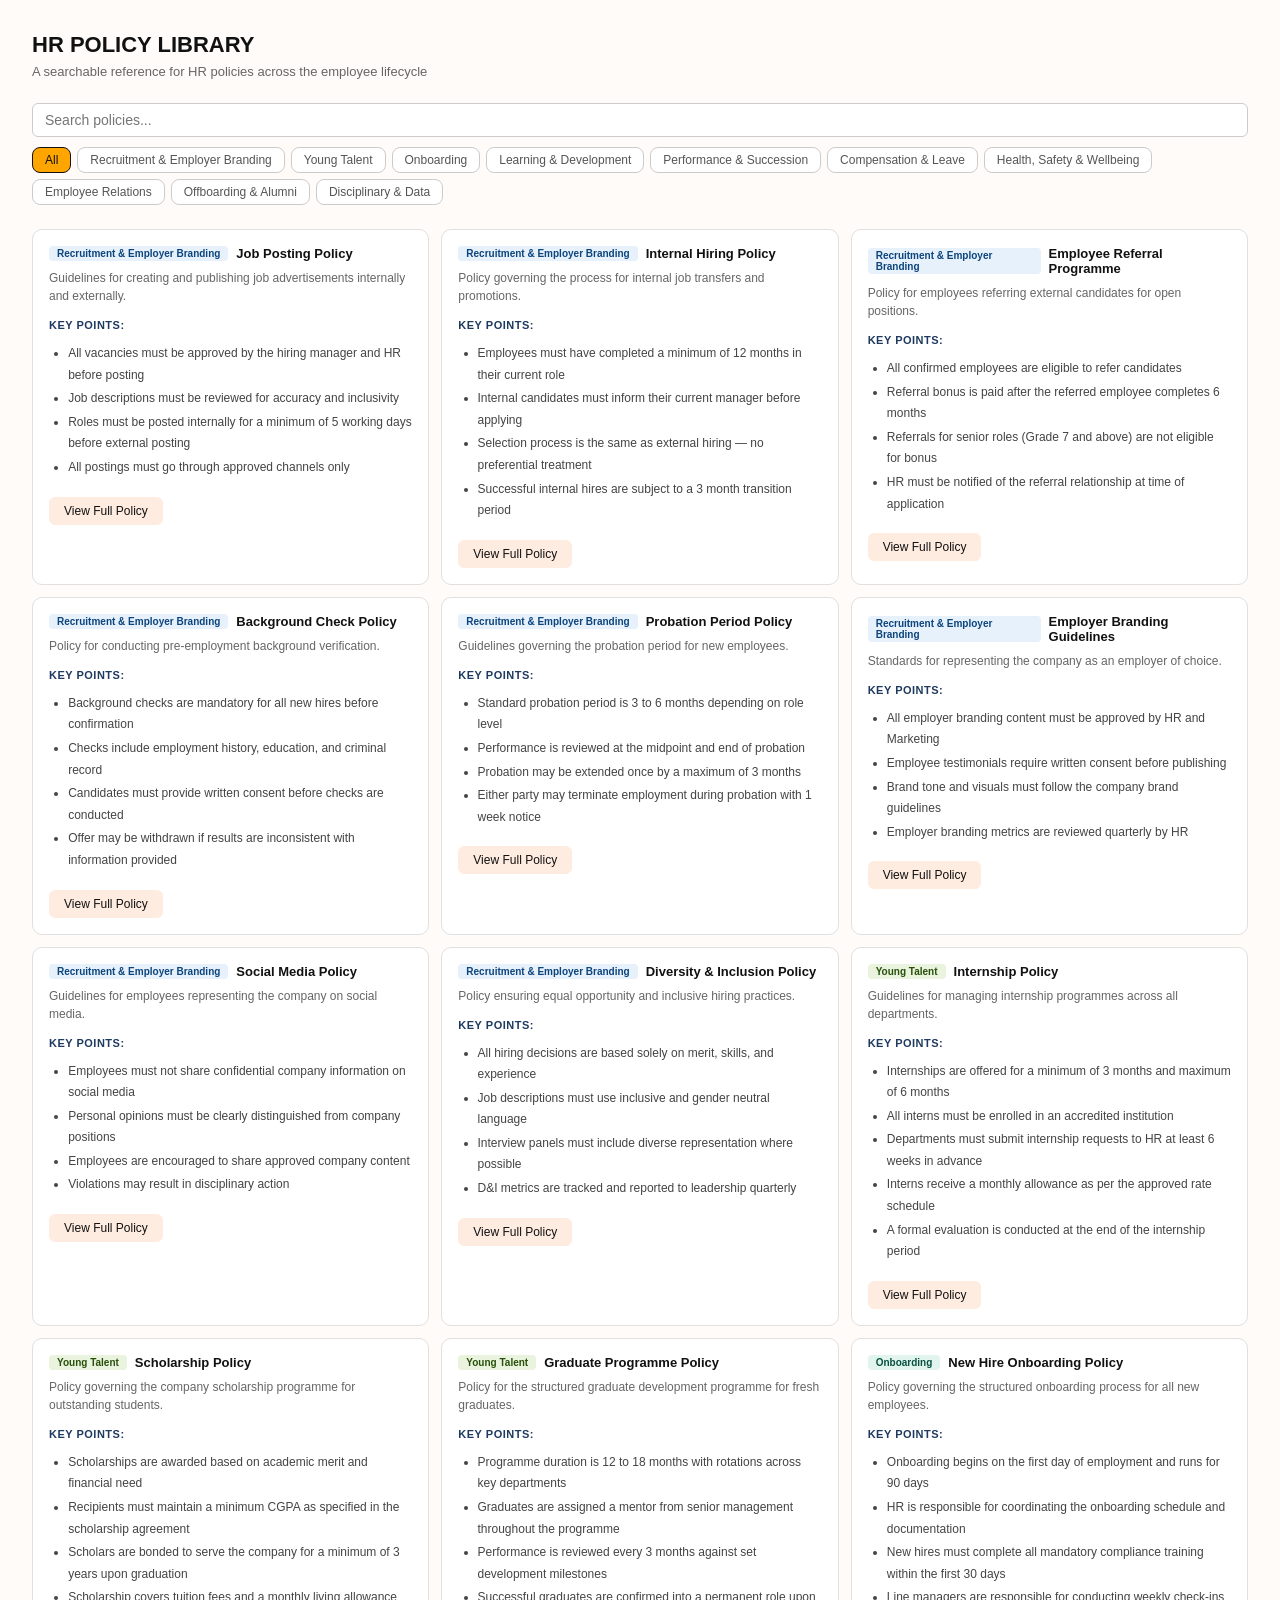
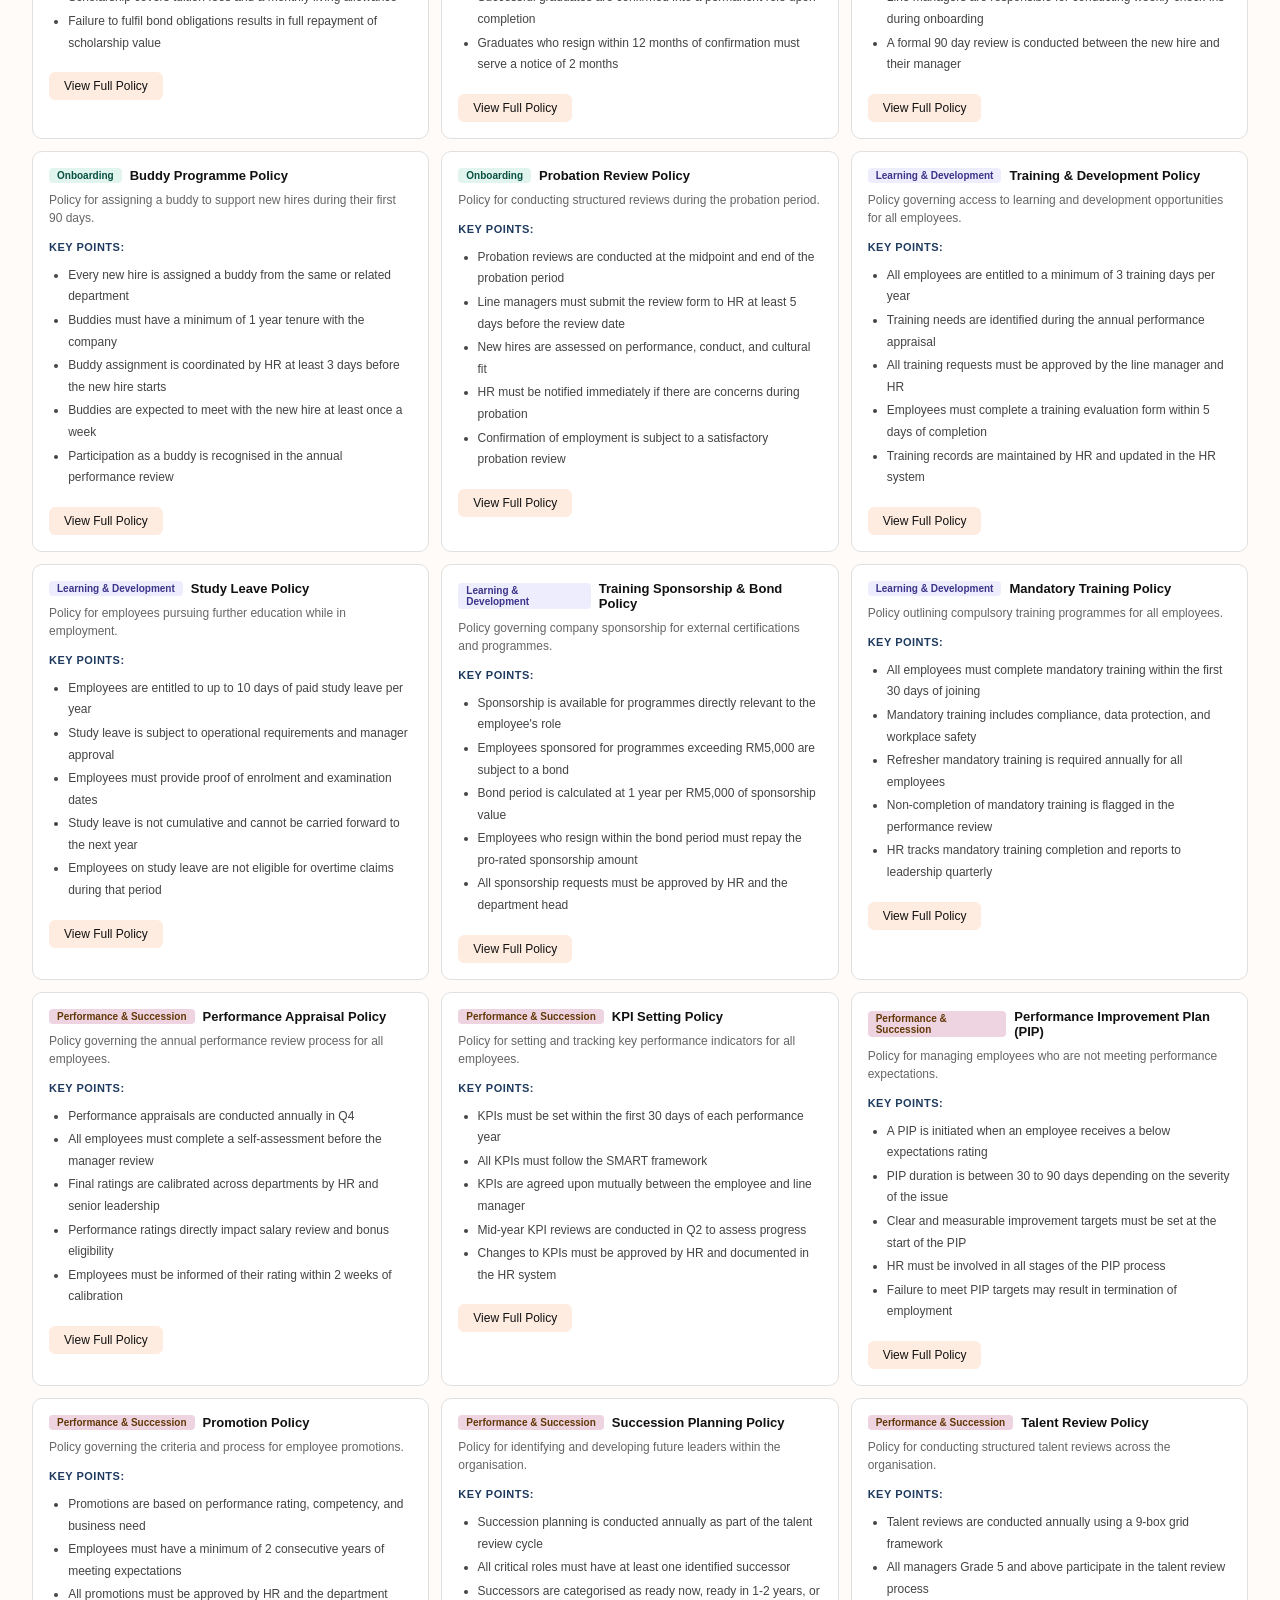
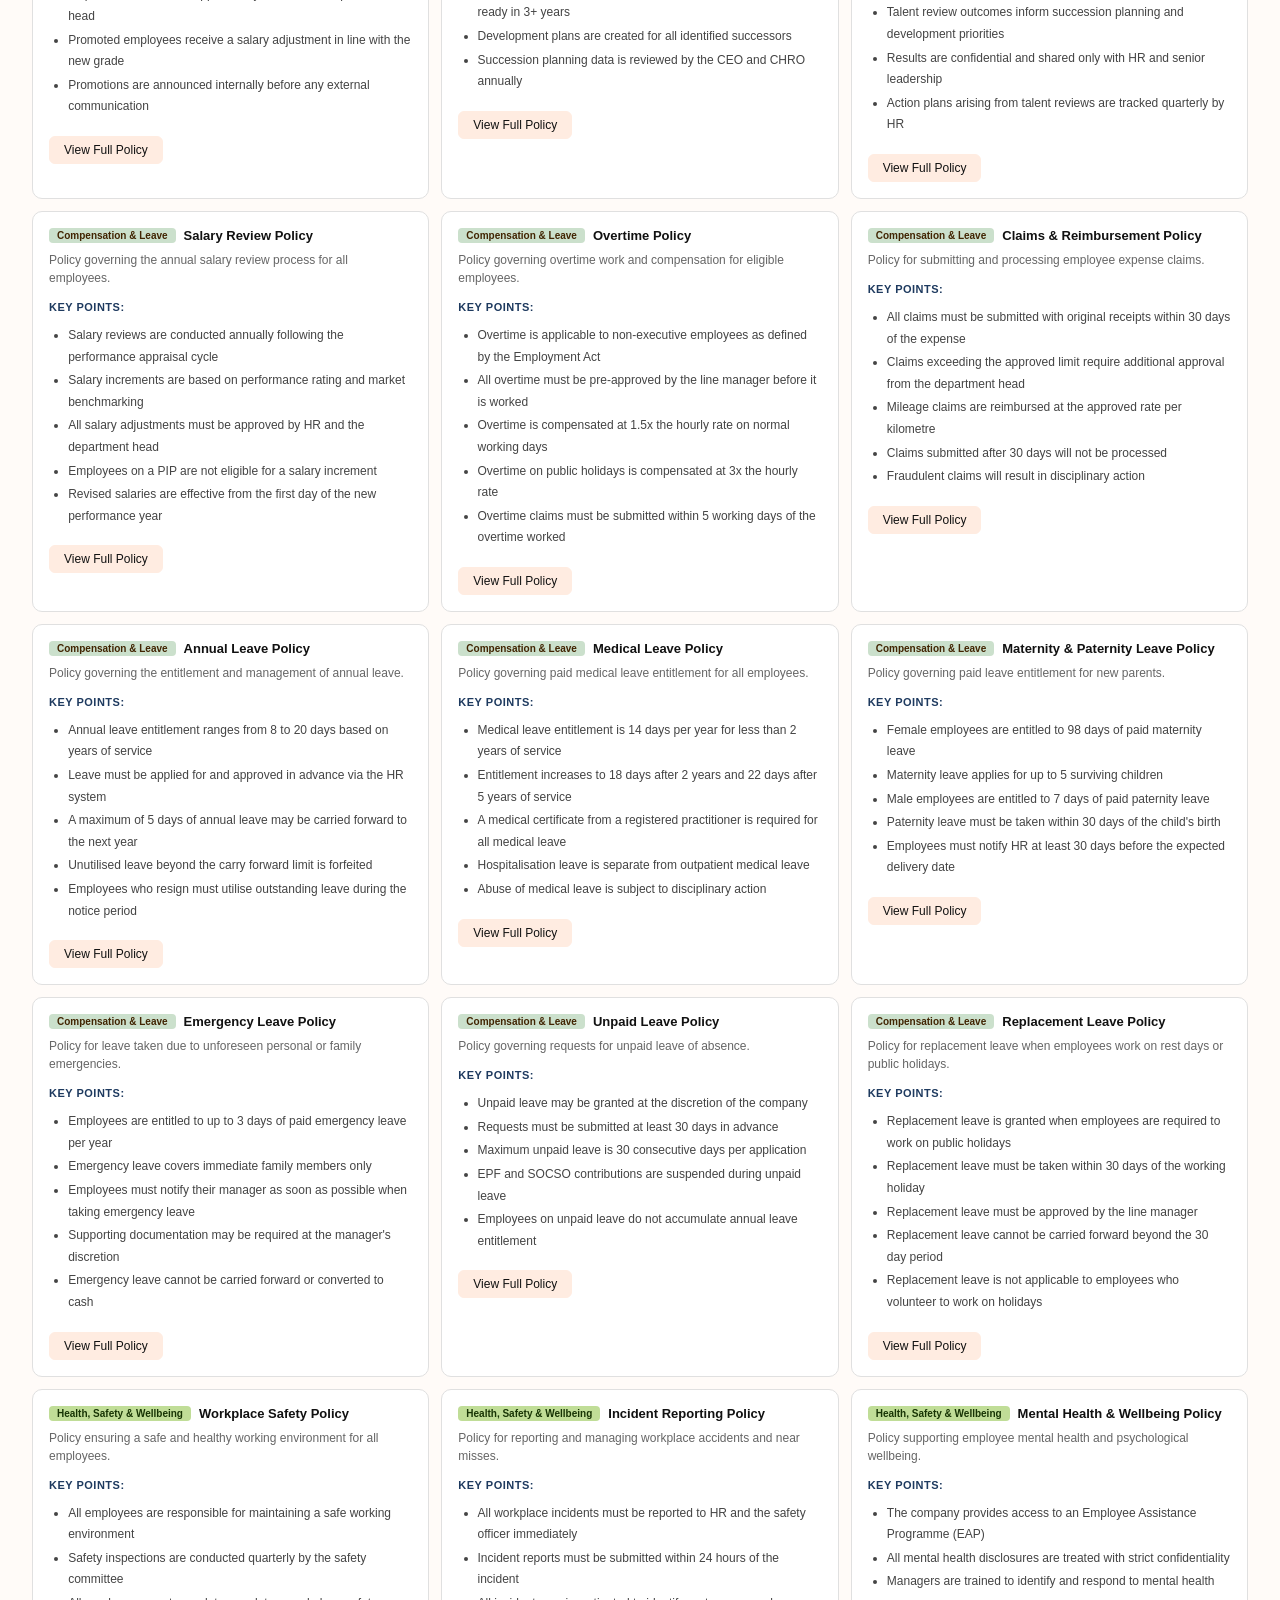
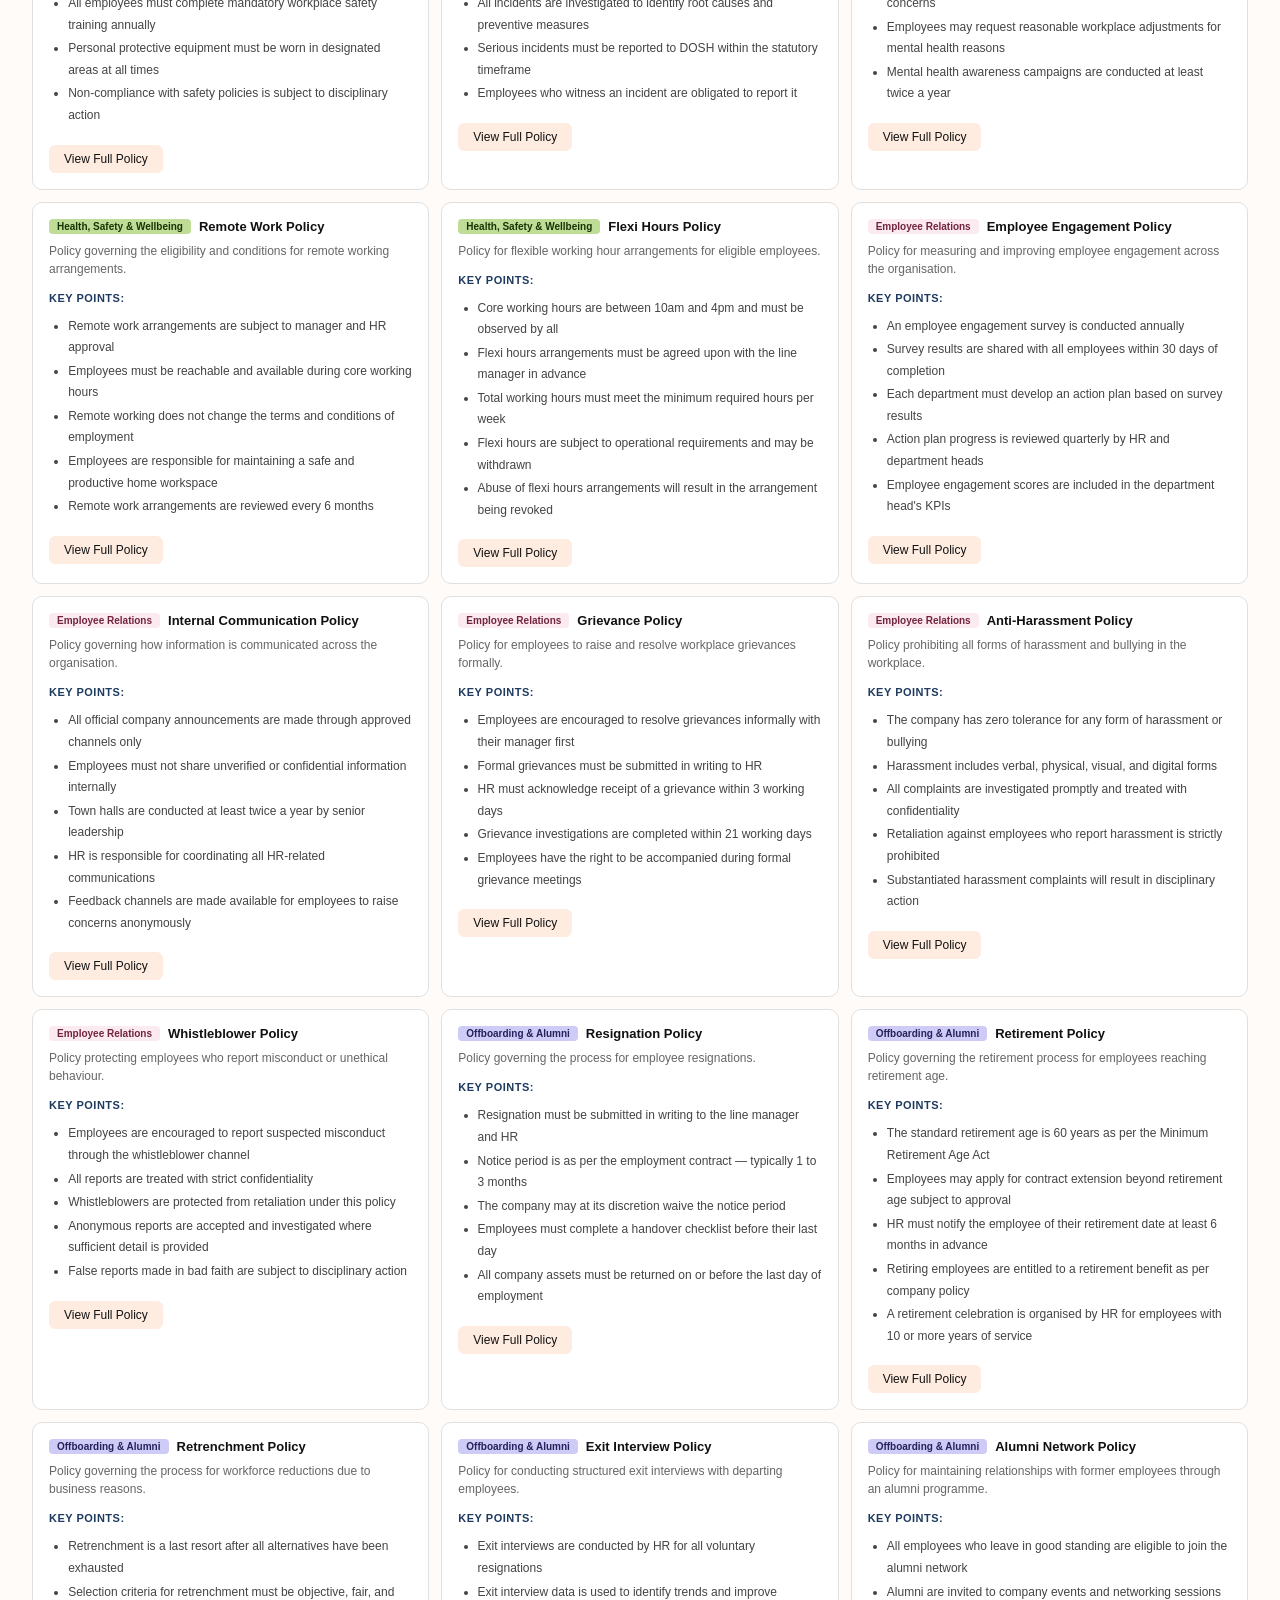
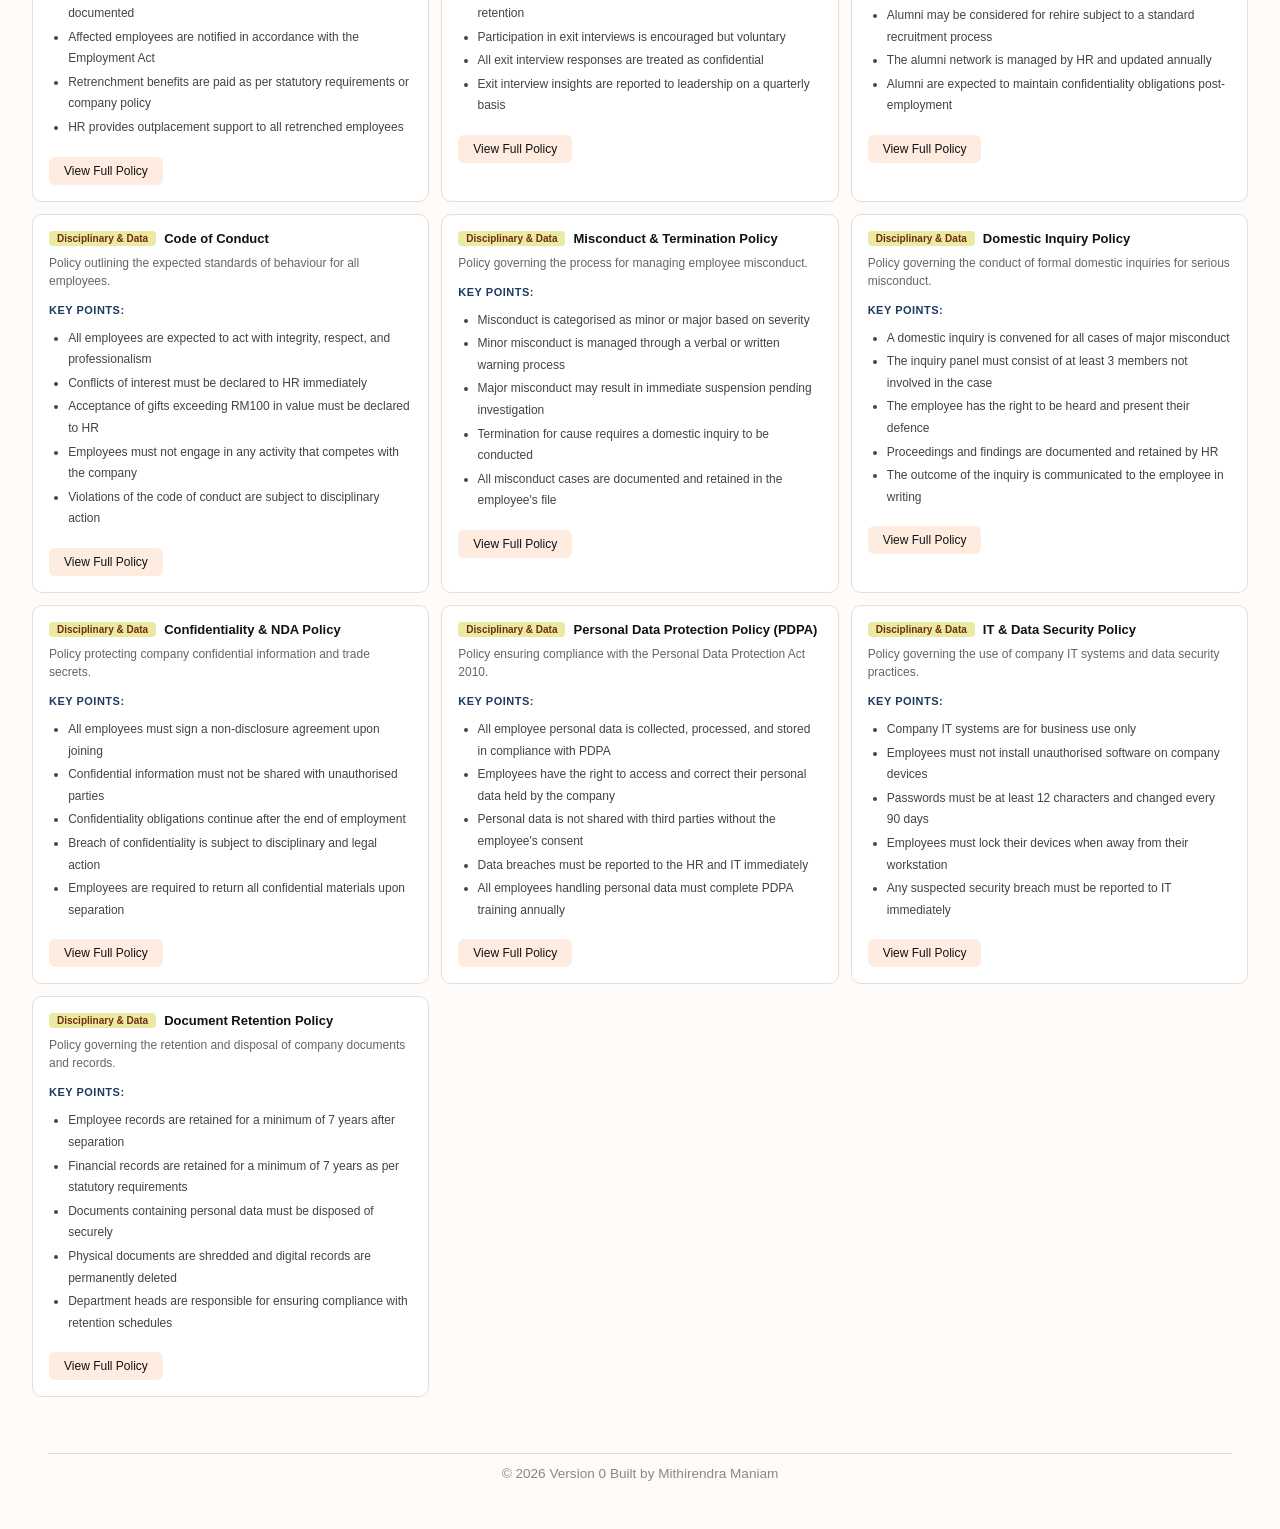
<file: index.html>
<!DOCTYPE html>
<html lang="en">
<head>
    <meta charset="UTF-8">
    <meta name="viewport" content="width=device-width, initial-scale=1.0">
    <title>HR Policy Library</title>
    <link rel="stylesheet" href="style.css">
</head>
<body>
     <!-- Page header -->
    <h1>HR POLICY LIBRARY</h1>
    <p class="subtitle">A searchable reference for HR policies across the employee lifecycle</p>

    <!-- Search and filter controls -->
    <div class="controls">
        <input type="text" id="search" placeholder="Search policies..." />
        <div class="filters" id="filters"></div>
    </div>

    <!-- Policy cards go here -->
    <div class="grid" id="grid"></div>
    <p class="empty" id="empty">No policies found.</p>

    <footer>
        <hr>
        <p>&copy; 2026 Version 0 Built by Mithirendra Maniam</p>
    </footer>

    <script src="app.js"></script>
</body>
</html>
</file>
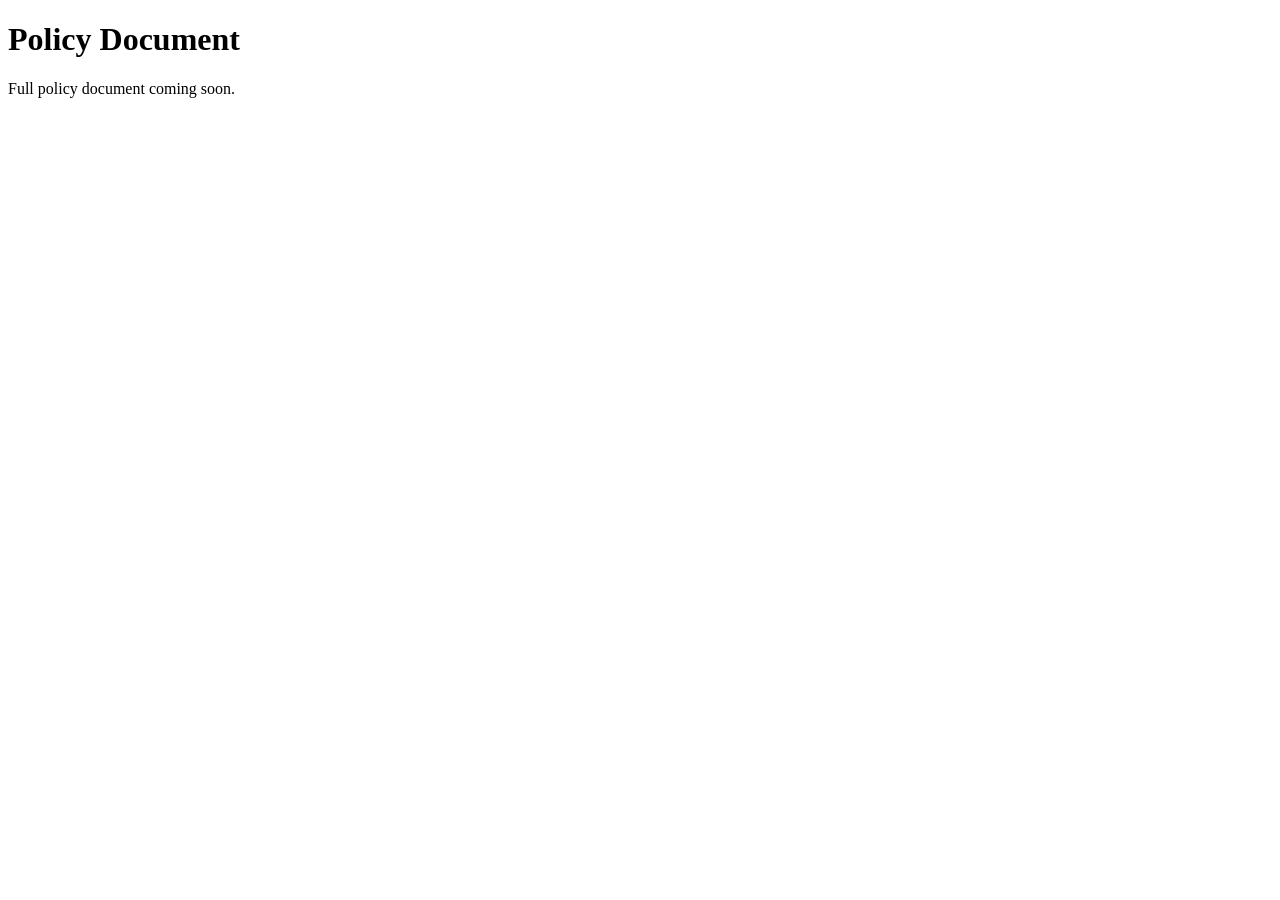
<file: sample-policy.html>
<!DOCTYPE html>
<html lang="en">
<head>
    <meta charset="UTF-8">
    <meta name="viewport" content="width=device-width, initial-scale=1.0">
    <title>Policy Document</title>
</head>
<body>
    <h1>Policy Document</h1>
    <p>Full policy document coming soon.</p>
</body>
</html>
</file>
<file: style.css>
* {
    box-sizing: border-box;
    margin: 0;
    padding: 0;
}

body {
    font-family: sans-serif;
    background: #fffbf8;
    color: #111;
    padding: 2rem;
}

h1 {
    font-size: 22px;
    font-weight: 700;
    margin-bottom: 6px;
}

.subtitle {
    font-size: 13px;
    color: #666;
    margin-bottom: 1.5rem;
}

.controls {
    display: flex;
    flex-direction: column;
    gap: 10px;
    margin-bottom: 1.5rem;
}

input[type="text"] {
    padding: 8px 12px;
    font-size: 14px;
    border: 1px solid #ccc;
    border-radius: 6px;
    width: 100%;
}

.filters {
    display: flex;
    flex-wrap: wrap;
    gap: 6px;
}

.filter-btn {
    padding: 5px 12px;
    font-size: 12px;
    border: 1px solid #ccc;
    border-radius: 8px;
    background: white;
    cursor: pointer;
    color: #555;
    transition: all 0.15s;
}

.filter-btn:hover {
    background: #f0f0f0;
    color: #111;
    border-color: #999;
}

.filter-btn.active {
    background: orange;
    color:#111;
    border-color: #111;
}

.grid {
    display: grid;
    grid-template-columns: repeat(auto-fill, minmax(320px, 1fr));
    gap: 12px;
}

.empty {
    display: none;
    text-align: center;
    padding: 2rem;
    color: #999;
}

.card {
    background: white;
    border: 1px solid #e0e0e0;
    border-radius: 10px;
    padding: 1rem;
    display: flex;
    flex-direction: column;
    gap: 8px;
}

.card-header {
    display: flex;
    align-items: center;
    gap: 8px;
}

.tag {
    font-size: 10px;
    font-weight: 600;
    padding: 2px 8px;
    border-radius: 4px;
    background: #eee;
    color: #333;
}

.card-title {
    font-size: 13px;
    font-weight: 700;
}

.card-desc {
    font-size: 12px;
    color: #666;
    line-height: 1.5;
    margin-bottom: 6px;
}

.card-points {
    font-size: 12px;
    color: #444;
    line-height: 1.8;
    padding-left: 1.2rem;
    margin-bottom: 8px;
}

.card-points li {
    margin-bottom: 2px;
}

.policy-btn {
    align-self: flex-start;
    padding: 6px 14px;
    font-size: 12px;
    border: 1px solid #ccc;
    border-radius: 6px;
    background:  #ffece1;
    color: #111;
    border-color: #ffece1;
    cursor: pointer;
    transition: all 0.15s;
}

.policy-btn:hover {
    background: orange;
    border-color: #ffece1;
    color: #111;
}

.points-label {
    font-size: 11px;
    font-weight: 600;
    color: #1E3A5F;
    text-transform: uppercase;
    letter-spacing: 0.5px;
    margin-bottom: 4px;
}

footer {
    text-align: center;
    margin-top: 40px;
    padding: 16px;
    color: #888;
    font-size: 0.85rem;
}

footer hr {
    border: none;
    border-top: 1px solid #ddd;
    margin-bottom: 12px;
}

.tag-recruitment { background: #E6F1FB; color: #0C447C; }
.tag-youngtalent { background: #EAF3DE; color: #27500A; }
.tag-onboarding { background: #E1F5EE; color: #085041; }
.tag-ld { background: #EEEDFE; color: #3C3489; }
.tag-performance { background: #edd4e0; color: #633806; }
.tag-compensation { background: #cbe0cc; color: #412402; }
.tag-health { background: #C0DD97; color: #173404; }
.tag-relations { background: #FBEAF0; color: #72243E; }
.tag-offboarding { background: #CECBF6; color: #26215C; }
.tag-disciplinary { background: #eaeaa2; color: #712B13; }
</file>
